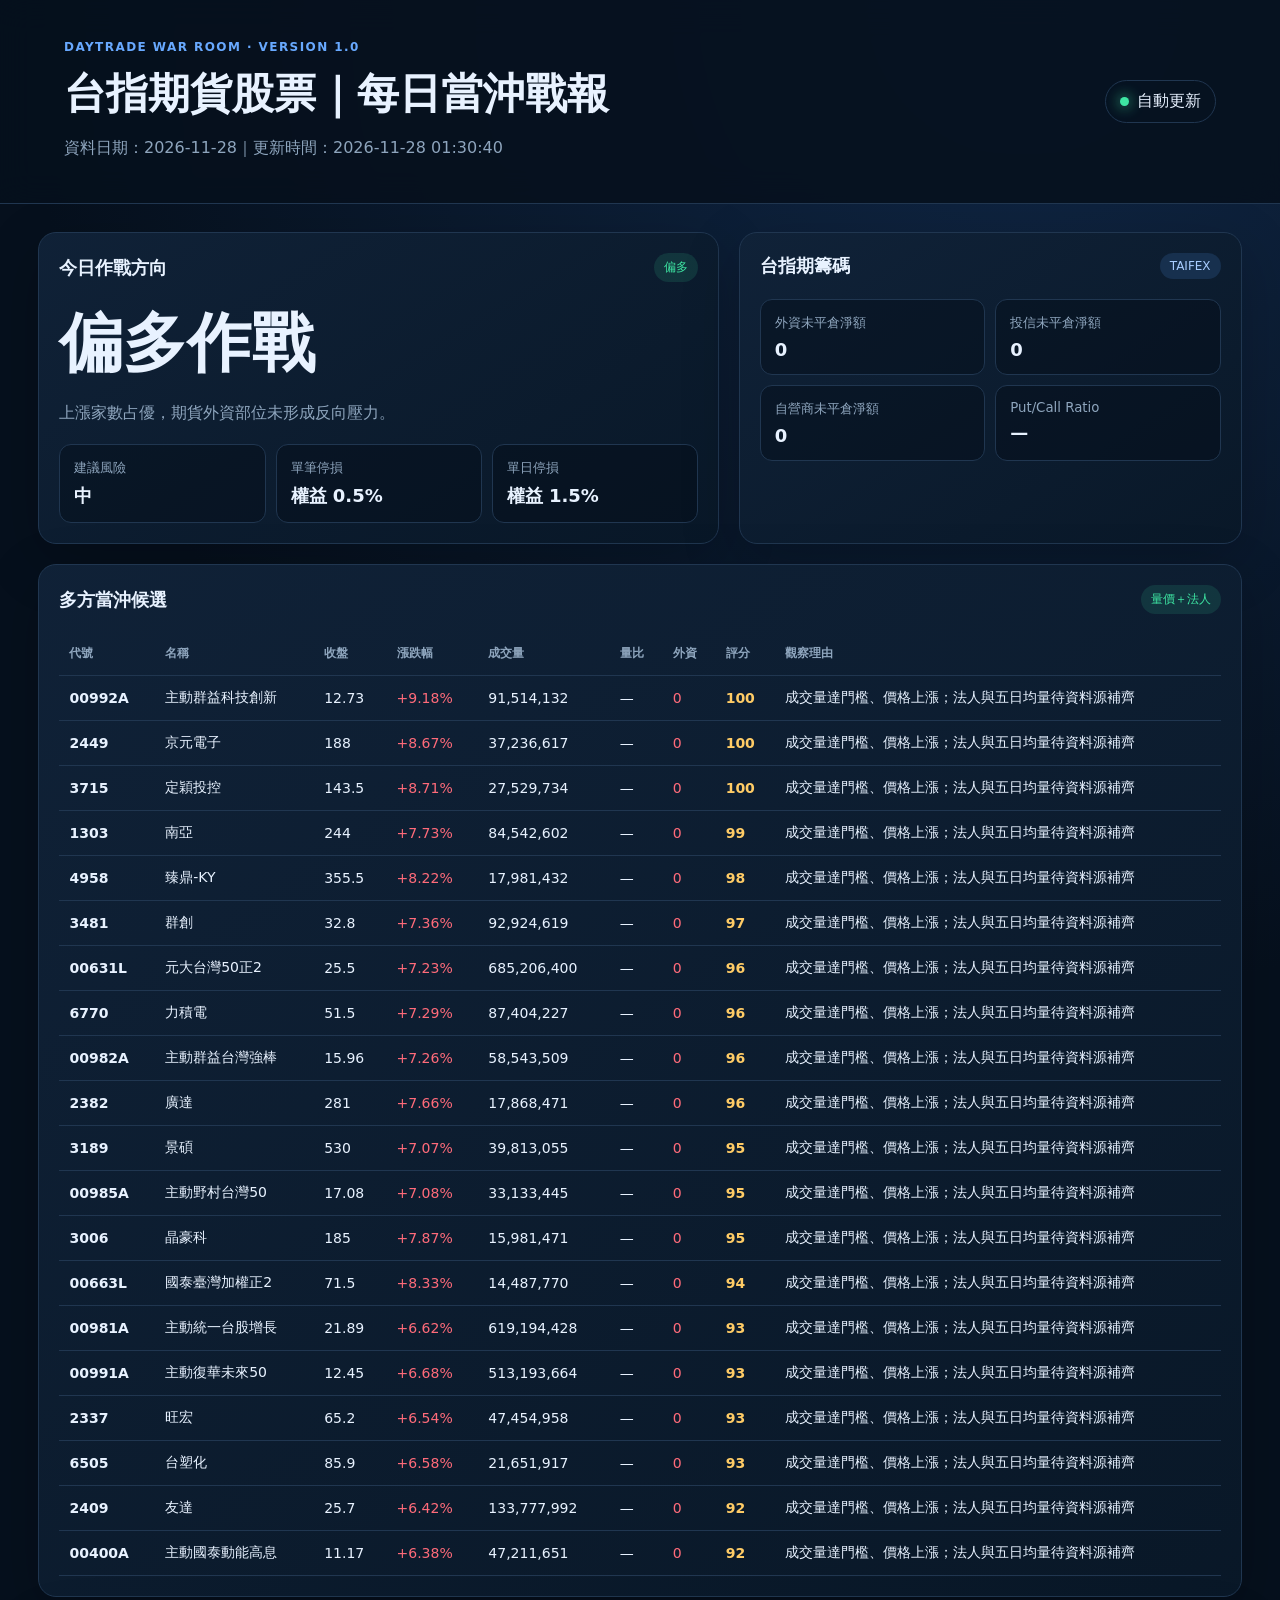
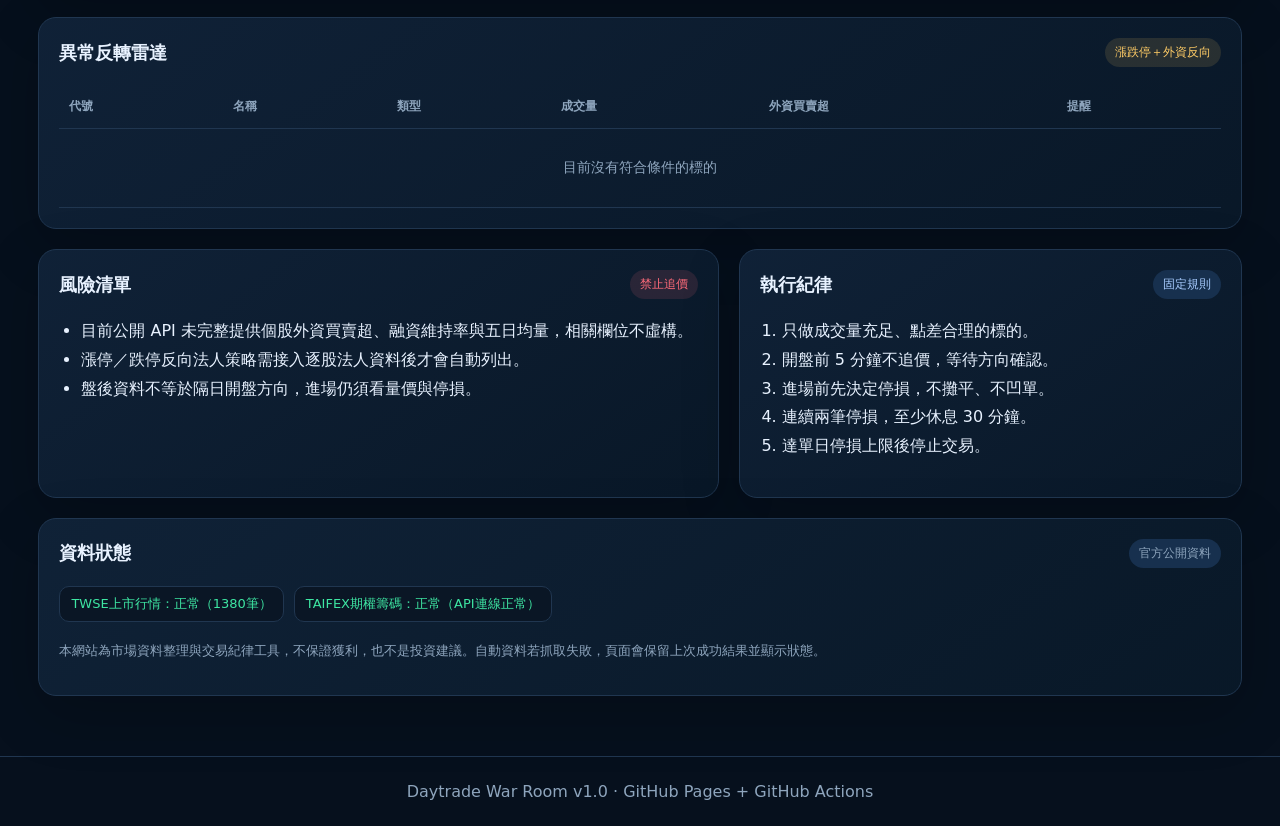
<file: index.html>
<!doctype html>
<html lang="zh-Hant">
<head>
  <meta charset="utf-8">
  <meta name="viewport" content="width=device-width,initial-scale=1">
  <meta name="theme-color" content="#07111f">
  <title>台指期貨股票｜當沖戰情室</title>
  <link rel="stylesheet" href="styles.css">
</head>
<body>
  <header class="topbar">
    <div>
      <p class="eyebrow">DAYTRADE WAR ROOM · VERSION 1.0</p>
      <h1>台指期貨股票｜每日當沖戰報</h1>
      <p id="updatedAt" class="muted">載入資料中…</p>
    </div>
    <div class="status"><span></span>自動更新</div>
  </header>

  <main>
    <section class="hero-grid">
      <article class="panel market-bias">
        <div class="panel-title"><h2>今日作戰方向</h2><span id="marketTag" class="tag neutral">等待資料</span></div>
        <div id="marketBias" class="big-call">—</div>
        <p id="marketReason" class="muted">資料載入中</p>
        <div class="risk-strip">
          <div><small>建議風險</small><strong id="riskLevel">—</strong></div>
          <div><small>單筆停損</small><strong>權益 0.5%</strong></div>
          <div><small>單日停損</small><strong>權益 1.5%</strong></div>
        </div>
      </article>

      <article class="panel">
        <div class="panel-title"><h2>台指期籌碼</h2><span class="tag">TAIFEX</span></div>
        <div class="metric-grid">
          <div><small>外資未平倉淨額</small><strong id="foreignOI">—</strong></div>
          <div><small>投信未平倉淨額</small><strong id="trustOI">—</strong></div>
          <div><small>自營商未平倉淨額</small><strong id="dealerOI">—</strong></div>
          <div><small>Put/Call Ratio</small><strong id="pcr">—</strong></div>
        </div>
      </article>
    </section>

    <section class="panel">
      <div class="panel-title">
        <h2>多方當沖候選</h2>
        <span class="tag positive">量價＋法人</span>
      </div>
      <div class="table-wrap"><table>
        <thead><tr><th>代號</th><th>名稱</th><th>收盤</th><th>漲跌幅</th><th>成交量</th><th>量比</th><th>外資</th><th>評分</th><th>觀察理由</th></tr></thead>
        <tbody id="longRows"></tbody>
      </table></div>
    </section>

    <section class="panel">
      <div class="panel-title">
        <h2>異常反轉雷達</h2>
        <span class="tag warning">漲跌停＋外資反向</span>
      </div>
      <div class="table-wrap"><table>
        <thead><tr><th>代號</th><th>名稱</th><th>類型</th><th>成交量</th><th>外資買賣超</th><th>提醒</th></tr></thead>
        <tbody id="reversalRows"></tbody>
      </table></div>
    </section>

    <section class="two-col">
      <article class="panel">
        <div class="panel-title"><h2>風險清單</h2><span class="tag danger">禁止追價</span></div>
        <ul id="riskList" class="bullet-list"></ul>
      </article>
      <article class="panel">
        <div class="panel-title"><h2>執行紀律</h2><span class="tag">固定規則</span></div>
        <ol class="rules">
          <li>只做成交量充足、點差合理的標的。</li>
          <li>開盤前 5 分鐘不追價，等待方向確認。</li>
          <li>進場前先決定停損，不攤平、不凹單。</li>
          <li>連續兩筆停損，至少休息 30 分鐘。</li>
          <li>達單日停損上限後停止交易。</li>
        </ol>
      </article>
    </section>

    <section class="panel">
      <div class="panel-title"><h2>資料狀態</h2><span class="tag neutral">官方公開資料</span></div>
      <div id="sourceStatus" class="source-status"></div>
      <p class="disclaimer">本網站為市場資料整理與交易紀律工具，不保證獲利，也不是投資建議。自動資料若抓取失敗，頁面會保留上次成功結果並顯示狀態。</p>
    </section>
  </main>

  <footer>Daytrade War Room v1.0 · GitHub Pages + GitHub Actions</footer>
  <script src="app.js"></script>
</body>
</html>
</file>
<file: styles.css>
:root{
  --bg:#06101d;--panel:#0c1929;--panel2:#102238;--line:#203650;
  --text:#e8f2ff;--muted:#8ea5bd;--green:#3ee6a3;--red:#ff6b7a;
  --yellow:#ffcc66;--blue:#68a9ff
}
*{box-sizing:border-box}
body{margin:0;background:radial-gradient(circle at 80% 0,#102746 0,transparent 38%),var(--bg);color:var(--text);font-family:Inter,"Noto Sans TC",system-ui,sans-serif}
.topbar{display:flex;justify-content:space-between;gap:20px;align-items:center;padding:28px max(22px,5vw);border-bottom:1px solid var(--line);background:rgba(6,16,29,.88);position:sticky;top:0;backdrop-filter:blur(16px);z-index:10}
h1{font-size:clamp(24px,4vw,42px);margin:4px 0 8px}h2{font-size:18px;margin:0}.eyebrow{color:var(--blue);font-weight:800;letter-spacing:.12em;font-size:12px}.muted{color:var(--muted)}
.status{border:1px solid var(--line);padding:10px 14px;border-radius:999px;white-space:nowrap}.status span{display:inline-block;width:9px;height:9px;border-radius:50%;background:var(--green);margin-right:8px;box-shadow:0 0 14px var(--green)}
main{width:min(1440px,94vw);margin:28px auto 60px;display:grid;gap:20px}.hero-grid,.two-col{display:grid;grid-template-columns:1.15fr .85fr;gap:20px}
.panel{background:linear-gradient(145deg,rgba(16,34,56,.96),rgba(9,24,40,.96));border:1px solid var(--line);border-radius:18px;padding:20px;box-shadow:0 18px 60px rgba(0,0,0,.2)}
.panel-title{display:flex;align-items:center;justify-content:space-between;gap:10px;margin-bottom:18px}.tag{font-size:12px;padding:6px 10px;border-radius:999px;background:#17304e;color:#a8ccff}.tag.positive{background:rgba(62,230,163,.12);color:var(--green)}.tag.danger{background:rgba(255,107,122,.12);color:var(--red)}.tag.warning{background:rgba(255,204,102,.12);color:var(--yellow)}.tag.neutral{color:var(--muted)}
.big-call{font-size:clamp(34px,6vw,64px);font-weight:900;margin:16px 0}.risk-strip,.metric-grid{display:grid;grid-template-columns:repeat(3,1fr);gap:10px;margin-top:20px}.metric-grid{grid-template-columns:repeat(2,1fr)}.risk-strip div,.metric-grid div{padding:14px;background:rgba(4,13,24,.45);border:1px solid var(--line);border-radius:12px}.risk-strip small,.metric-grid small{display:block;color:var(--muted);margin-bottom:7px}.risk-strip strong,.metric-grid strong{font-size:18px}
.table-wrap{overflow:auto}table{width:100%;border-collapse:collapse;min-width:900px}th,td{text-align:left;padding:13px 10px;border-bottom:1px solid var(--line);white-space:nowrap}th{font-size:12px;color:var(--muted);font-weight:700}td{font-size:14px}.up{color:var(--red)}.down{color:var(--green)}.score{font-weight:900;color:var(--yellow)}
.bullet-list,.rules{line-height:1.8;padding-left:22px}.source-status{display:flex;gap:10px;flex-wrap:wrap}.source-pill{padding:8px 11px;border-radius:10px;background:#0a1625;border:1px solid var(--line);font-size:13px}.source-pill.ok{color:var(--green)}.source-pill.fail{color:var(--red)}.disclaimer{color:var(--muted);font-size:13px;line-height:1.7;margin-top:18px}
footer{text-align:center;color:var(--muted);padding:25px;border-top:1px solid var(--line)}
.empty{text-align:center;color:var(--muted);padding:30px}
@media(max-width:850px){.topbar{position:static;align-items:flex-start}.hero-grid,.two-col{grid-template-columns:1fr}.risk-strip{grid-template-columns:1fr}.metric-grid{grid-template-columns:1fr 1fr}}
</file>
